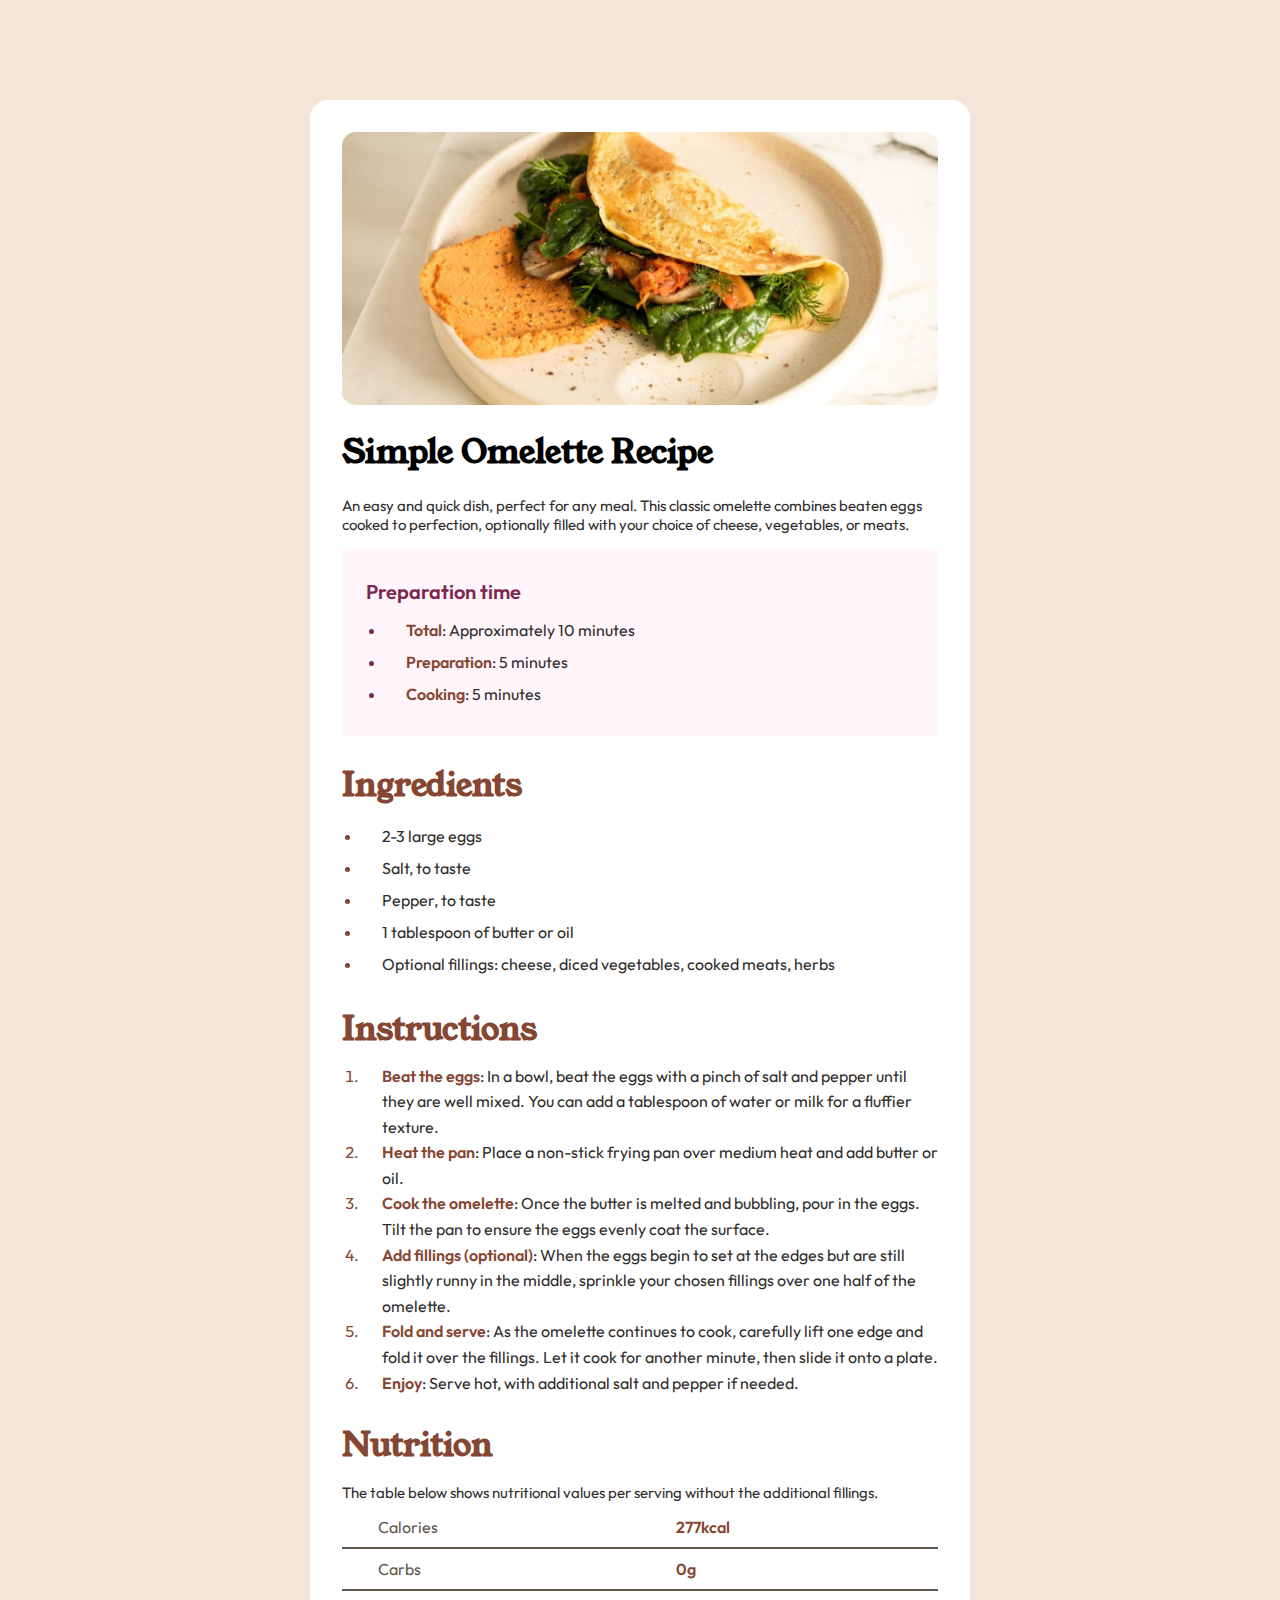
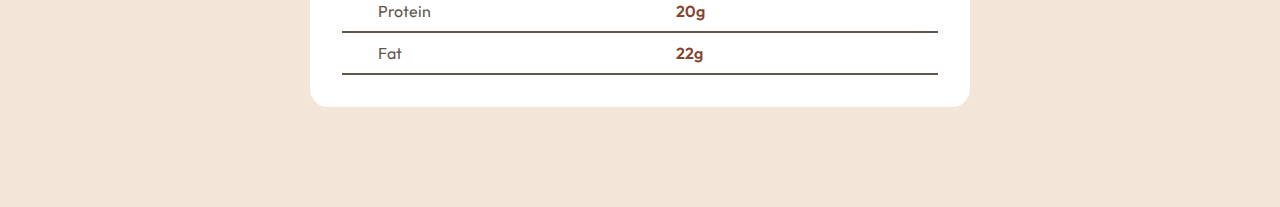
<file: 04-Recipe page/index.html>
<!DOCTYPE html>
<html lang="en">
  <head>
    <meta charset="UTF-8" />
    <meta name="viewport" content="width=device-width, initial-scale=1.0" />
    <!-- displays site properly based on user's device -->

    <link
      rel="icon"
      type="image/png"
      sizes="32x32"
      href="./assets/images/favicon-32x32.png"
    />
    <!-- Font Family -->
    <link rel="preconnect" href="https://fonts.googleapis.com" />
    <link rel="preconnect" href="https://fonts.gstatic.com" crossorigin />
    <link
      href="https://fonts.googleapis.com/css2?family=Outfit:wght@100..900&family=Young+Serif&display=swap"
      rel="stylesheet"
    />
    <!-- CSS -->
    <link rel="stylesheet" href="style.css" />

    <title>Frontend Mentor | Recipe page</title>

    <!-- Feel free to remove these styles or customise in your own stylesheet 👍 -->
    <style>
      .attribution {
        font-size: 11px;
        text-align: center;
      }
      .attribution a {
        color: hsl(228, 45%, 44%);
      }
    </style>
  </head>
  <body>
    <main>
      <div class="container">
        <img
          class="omelette_img"
          src="assets/images/image-omelette.jpeg"
          alt="image-omelette"
        />
        <h1>Simple Omelette Recipe</h1>
        <p>
          An easy and quick dish, perfect for any meal. This classic omelette
          combines beaten eggs cooked to perfection, optionally filled with your
          choice of cheese, vegetables, or meats.
        </p>
        <div class="preparation-time">
          <h3>Preparation time</h3>
          <ul class="preparation-list">
            <li><b>Total</b>: Approximately 10 minutes</li>
            <li><b>Preparation</b>: 5 minutes</li>
            <li><b>Cooking</b>: 5 minutes</li>
          </ul>
        </div>
        <div class="ingredients">
          <h2>Ingredients</h2>
          <ul class="ingredients-list">
            <li>2-3 large eggs</li>
            <li>Salt, to taste</li>
            <li>Pepper, to taste</li>
            <li>1 tablespoon of butter or oil</li>
            <li>
              Optional fillings: cheese, diced vegetables, cooked meats, herbs
            </li>
          </ul>
        </div>
        <div class="instructions">
          <h2>Instructions</h2>
          <ol class="instructions-list">
            <li>
              <b>Beat the eggs</b>: In a bowl, beat the eggs with a pinch of
              salt and pepper until they are well mixed. You can add a
              tablespoon of water or milk for a fluffier texture.
            </li>
            <li>
              <b>Heat the pan</b>: Place a non-stick frying pan over medium heat
              and add butter or oil.
            </li>
            <li>
              <b>Cook the omelette</b>: Once the butter is melted and bubbling,
              pour in the eggs. Tilt the pan to ensure the eggs evenly coat the
              surface.
            </li>
            <li>
              <b>Add fillings (optional)</b>: When the eggs begin to set at the
              edges but are still slightly runny in the middle, sprinkle your
              chosen fillings over one half of the omelette.
            </li>
            <li>
              <b>Fold and serve</b>: As the omelette continues to cook,
              carefully lift one edge and fold it over the fillings. Let it cook
              for another minute, then slide it onto a plate.
            </li>
            <li>
              <b>Enjoy</b>: Serve hot, with additional salt and pepper if
              needed.
            </li>
          </ol>
        </div>
        <div class="nutrition">
          <h2>Nutrition</h2>
          <p>
            The table below shows nutritional values per serving without the
            additional fillings.
          </p>
          <div class="nutrition-list">
            <div class="list">Calories</div>
            <div class="list nutritional-values"><b>277kcal</b></div>
            <!-- <span class="line"></span> -->
            <div class="list">Carbs</div>
            <div class="list nutritional-values"><b>0g</b></div>
            <div class="list">Protein</div>
            <div class="list nutritional-values"><b>20g</b></div>
            <div class="list">Fat</div>
            <div class="list nutritional-values"><b>22g</b></div>
          </div>
        </div>
      </div>
    </main>

    <!-- 

  

  Calories
  277kcal

  Carbs
  0g

  Protein
  20g

  Fat
  22g
  
  <div class="attribution">
    Challenge by <a href="https://www.frontendmentor.io?ref=challenge" target="_blank">Frontend Mentor</a>. 
    Coded by <a href="#">Your Name Here</a>.
  </div>
   -->
  </body>
</html>
</file>
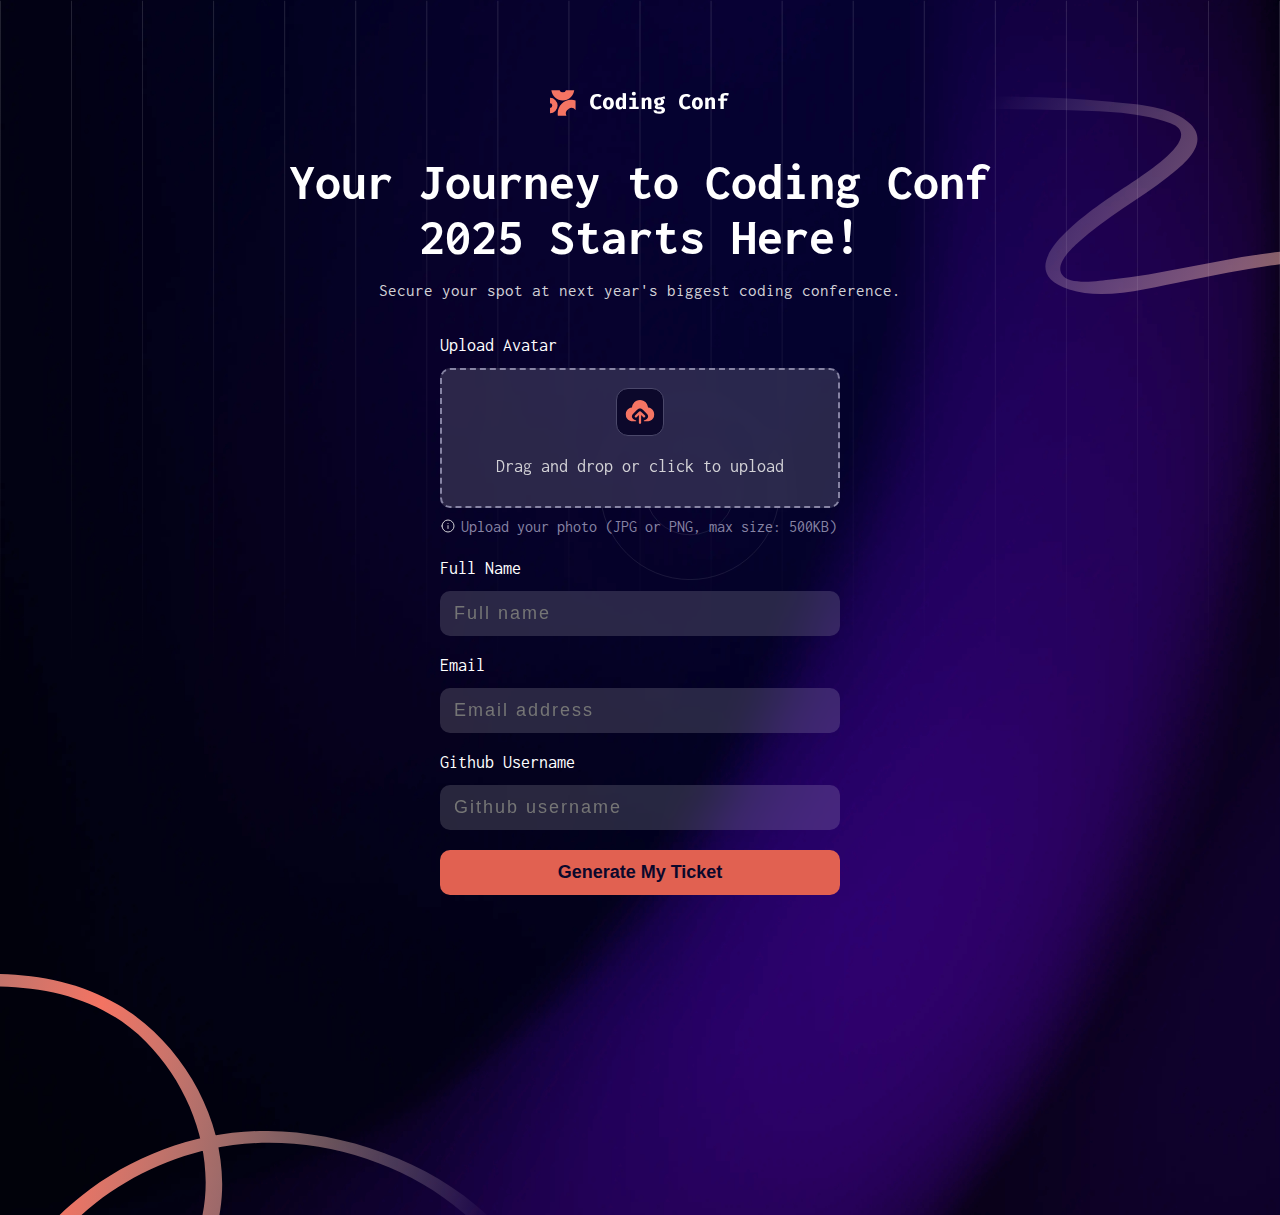
<file: 05-conference-ticket-generator/index.html>
<!DOCTYPE html>
<html lang="en">
  <head>
    <meta charset="UTF-8" />
    <meta name="viewport" content="width=device-width, initial-scale=1.0" />
    <!-- displays site properly based on user's device -->

    <link
      rel="icon"
      type="image/png"
      sizes="32x32"
      href="./assets/images/favicon-32x32.png"
    />
    <!-- Font Family -->
    <link rel="preconnect" href="https://fonts.googleapis.com" />
    <link rel="preconnect" href="https://fonts.gstatic.com" crossorigin />
    <link
      href="https://fonts.googleapis.com/css2?family=Inconsolata:wght@200..900&display=swap"
      rel="stylesheet"
    />
    <!-- CSS File -->
    <link rel="stylesheet" href="style.css" />
    <script src="script.js" defer></script>

    <title>Frontend Mentor | Conference ticket generator</title>

    <!-- Feel free to remove these styles or customise in your own stylesheet 👍 -->
    <style>
      .attribution {
        font-size: 11px;
        text-align: center;
      }
      .attribution a {
        color: hsl(228, 45%, 44%);
      }
    </style>
  </head>
  <body>
    <main>
      <img
        class="main-background bg-img"
        src="assets/images/background-desktop.png"
        alt="main-background"
      />
      <img
        class="pattern-squiggly-line-top bg-img"
        src="assets/images/pattern-squiggly-line-top.svg"
        alt=""
      />
      <img
        class="pattern-lines bg-img"
        src="assets/images/pattern-lines.svg"
        alt=""
      />
      <img
        class="pattern-circle bg-img"
        src="assets/images/pattern-circle.svg"
        alt=""
      />
      <img
        class="pattern-squiggly-line-bottom-desktop bg-img"
        src="assets/images/pattern-squiggly-line-bottom-desktop.svg"
        alt=""
      />

      <div class="main-container">
        <div class="container">
          <div class="heading">
            <img src="assets/images/logo-full.svg" alt="" />
            <div class="first">
              <h1>Your Journey to Coding Conf<br />2025 Starts Here!</h1>
              <p>Secure your spot at next year's biggest coding conference.</p>
            </div>
            <div class="second">
              <h1 class="ticket-heading">
                Congrats, <span class="user">Saitama</span>! <br />Your ticket
                is ready.
              </h1>
              <p class="ticket-update">
                We've emailed your ticket to<br /><span class="email"
                  >ayankaladiya@gmail.com</span
                >
                and will send updates in<br />the run up to the event.
              </p>
            </div>
          </div>
        </div>

        <div class="form-container">
          <span class="upload">Upload Avatar</span>

          <div class="form-container-2">
            <div class="upload-area">
              <label for="input-file" class="drop-area">
                <input type="file" accept="image/*" id="input-file" hidden />
                <div class="img-view upload_border">
                  <img
                    class="main-img view-img"
                    src="assets/images/icon-upload.svg"
                  />
                  <p>Drag and drop or click to upload</p>
                  <div class="img-btn">
                    <button class="remove-btn">Remove Image</button>
                    <label for="input-file" class="change-btn"
                      >Change Image</label
                    >
                  </div>
                </div>
              </label>
            </div>

            <form method="get" class="user-form input-error">
              <div class="info">
                <img src="assets/images/icon-info.svg" alt="" />
                <span>Upload your photo (JPG or PNG, max size: 500KB)</span>
              </div>

              <div class="form-data data_1">
                <label for="username">Full Name</label>
                <input
                  id="username"
                  type="text"
                  class="form-control"
                  placeholder="Full name"
                  autocomplete="off"
                  required
                />
              </div>
              <div class="error err" id="usernameError">
                <img src="assets/images/icon-info.svg" alt="info" />
                <span>Please enter name</span>
              </div>
              <div class="form-data data_2">
                <label for="email">Email</label>
                <input
                  id="email"
                  type="email"
                  class="form-control"
                  placeholder="Email address"
                  autocomplete="off"
                  required
                />
              </div>
              <div class="error err" id="emailError">
                <img src="assets/images/icon-info.svg" alt="info" />
                <span>Please enter valid email address.</span>
              </div>
              <div class="form-data data_3">
                <label for="githubUsername">Github Username</label>
                <input
                  id="githubUsername"
                  type="text"
                  class="form-control"
                  placeholder="Github username"
                  autocomplete="off"
                  required
                />
              </div>
              <div class="error err" id="githubusernameError">
                <img src="assets/images/icon-info.svg" alt="info" />
                <span>Please enter github username.</span>
              </div>
              <button class="formSubmit">Generate My Ticket</button>
            </form>
          </div>
        </div>
        <div class="ticket-container">
          <img src="assets/images/pattern-ticket.svg" alt="" />
          <div class="ticket-info coding-conf">
            <div class="ticker_coding-conf">
              <img src="assets/images/logo-mark.svg" alt="" />
              <div class="c_conf">
                <h2>Coding Conf</h2>
              </div>
            </div>
            <p>Jan 31, 2025 / Austin, Tx</p>
          </div>
          <div class="ticket-info user-details">
            <img
              class="user_image"
              src="assets/images/image-avatar.jpg"
              alt=""
            />
            <div class="user_name">
              <p class="name">Saitama</p>
              <div class="gitHub_username">
                <img src="assets/images/icon-github.svg" alt="" />
                <p class="github_id">Saitama</p>
              </div>
            </div>
          </div>
          <div class="numbers">#01609</div>
        </div>
      </div>
    </main>
  </body>
</html>
</file>
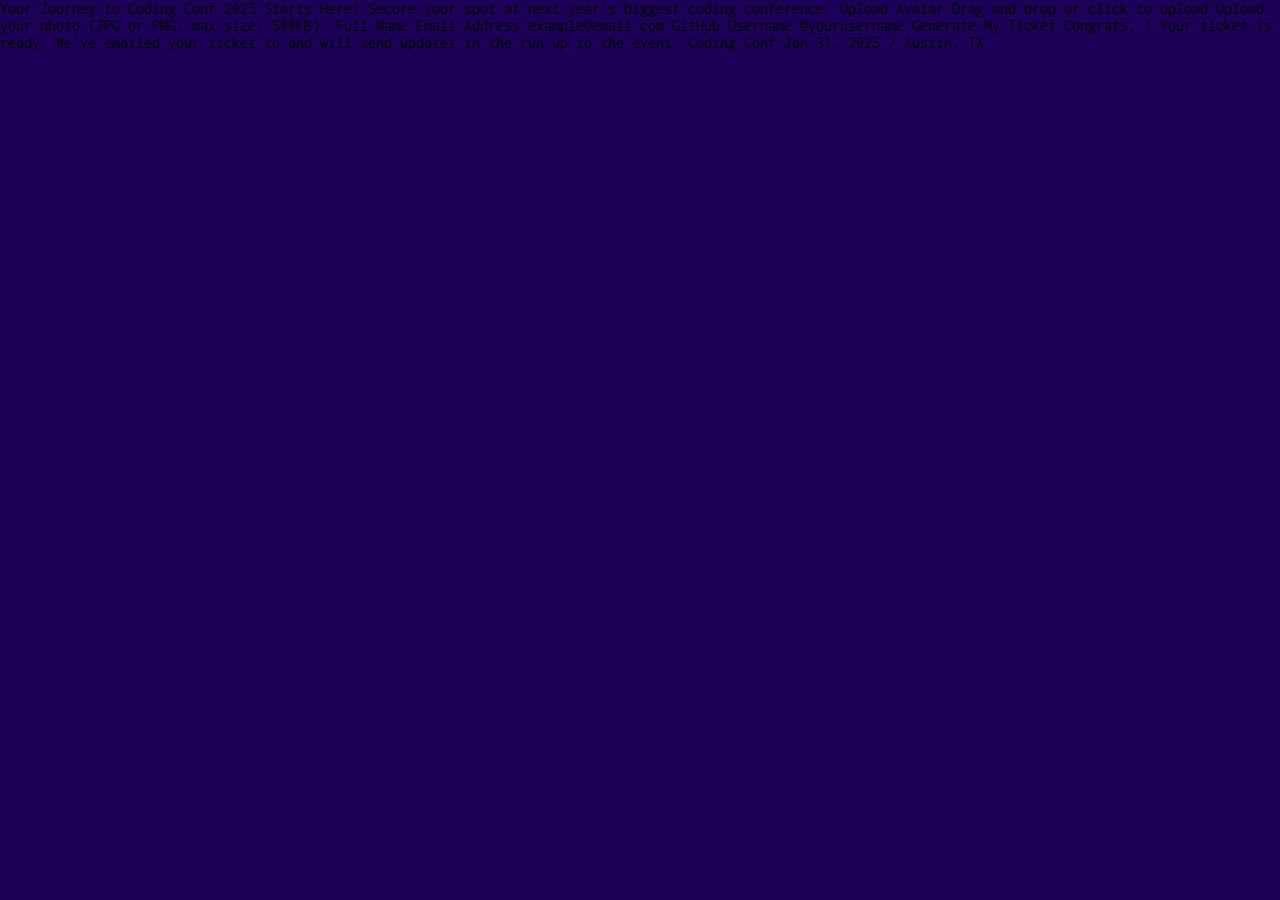
<file: 05-conference-ticket-generator/index1.html>
<!DOCTYPE html>
<html lang="en">
  <head>
    <meta charset="UTF-8" />
    <meta name="viewport" content="width=device-width, initial-scale=1.0" />
    <!-- displays site properly based on user's device -->

    <link
      rel="icon"
      type="image/png"
      sizes="32x32"
      href="./assets/images/favicon-32x32.png"
    />
    <!-- Font Family -->
    <link rel="preconnect" href="https://fonts.googleapis.com" />
    <link rel="preconnect" href="https://fonts.gstatic.com" crossorigin />
    <link
      href="https://fonts.googleapis.com/css2?family=Inconsolata:wght@200..900&display=swap"
      rel="stylesheet"
    />
    <!-- CSS File -->
    <link rel="stylesheet" href="style.css" />

    <title>Frontend Mentor | Conference ticket generator</title>

    <!-- Feel free to remove these styles or customise in your own stylesheet 👍 -->
    <style>
      .attribution {
        font-size: 11px;
        text-align: center;
      }
      .attribution a {
        color: hsl(228, 45%, 44%);
      }
    </style>
  </head>
  <body>
    <!-- 
    <!-- Form starts -->

    Your Journey to Coding Conf 2025 Starts Here! Secure your spot at next
    year's biggest coding conference. Upload Avatar Drag and drop or click to
    upload Upload your photo (JPG or PNG, max size: 500KB). Full Name Email
    Address example@email.com GitHub Username @yourusername Generate My Ticket

    <!-- Form ends -->

    <!-- Generated tickets starts -->

    Congrats,
    <!-- Full Name -->! Your ticket is ready. We've emailed your ticket to
    <!-- Email Address -->
    and will send updates in the run up to the event. Coding Conf Jan 31, 2025 /
    Austin, TX

    <!-- Generated tickets ends -->
    <!-- 
    <div class="attribution">
      Challenge by
      <a href="https://www.frontendmentor.io?ref=challenge">Frontend Mentor</a>.
      Coded by <a href="#">Your Name Here</a>.
    </div>

    -->
  </body>
</html>
</file>
<file: 04-Recipe page/style.css>
* {
  box-sizing: border-box;
}

body {
  padding: 0;
  margin: 0;
  font-family: "Outfit", serif;
  background-color: hsl(29, 53%, 90%);
}

h2 {
  font-family: "Young Serif", serif;
  font-size: 2rem;
  font-weight: 600;
  margin-bottom: 0.75rem;
  color: hsl(14, 45%, 36%);
}

b {
  font-weight: 600;
  color: hsl(14, 45%, 36%);
}

li,
p {
  color: hsl(24, 5%, 18%);
}

li::marker {
  color: hsl(14, 45%, 36%);
}

main {
  display: flex;
  align-items: center;
  justify-content: center;
  margin-block: 6.25rem;

}

.container {
  width: 660px;
  background-color: hsl(0, 0%, 100%);
  border-radius: 1.125rem;
  padding: 2rem;
}

.omelette_img {
  width: 100%;
  border-radius: 0.875rem;
}

.container h1 {
  font-family: "Young Serif", serif;
  font-weight: 700;
}

.container p {
  font-size: 0.9375rem;
}

.preparation-time {
  background-color: hsl(330, 100%, 98%);
  padding: 0.625rem 1.5rem;
}

.preparation-time h3 {
  font-size: 1.25rem;
  font-weight: 600;
  color: hsl(332, 51%, 32%);
  margin-bottom: 0;
}

.preparation-list li::marker {
  color: hsl(332, 51%, 32%);
}

.preparation-list,
.ingredients-list,
.instructions-list {
  padding-left: 1.25rem;
  margin-top: 0.625rem;
}

.preparation-list li,
.ingredients-list li,
.instructions-list li {
  padding-left: 1.25rem;
  line-height: 2;
}

.instructions-list li {
  line-height: 1.6;
}

.nutrition-list {
  display: grid;
  grid-template-columns: 1fr 1fr;
  row-gap: 0.625rem;
}

.list {
  padding-left: 2.25rem;
  padding-bottom: 0.625rem;
  border-bottom: 2px solid hsl(30, 10%, 34%);
  color: hsl(30, 10%, 34%);
}

.nutritional-values {
  color: hsl(14, 45%, 36%);
  font-weight: 600;
}
</file>
<file: 05-conference-ticket-generator/style.css>
:root {
  --neutral-0: hsl(0, 0%, 100%);
  --neutral-300: hsl(252, 6%, 83%);
  --neutral-500: hsl(245, 15%, 58%);
  --neutral-700: hsl(245, 19%, 35%);
  --neutral-900: hsl(248, 70%, 10%);
  --orange-500: hsl(7, 88%, 67%);
  --orange-700: hsl(7, 71%, 60%);
}

* {
  box-sizing: border-box;
}

body {
  padding: 0;
  margin: 0;
  font-family: "Inconsolata", serif;
  background-color: #1D0158;
}

main {
  max-height: 100%;
}

.bg-img {
  position: absolute;
  z-index: -99;
}

.main-background {
  width: 100%;
  height: 135%;
}

.pattern-lines {
  width: 100%;
  height: 100%;
  left: 0%;
  top: 0%;
}

.pattern-squiggly-line-top {
  width: 440px;
  top: 10%;
  right: -0%;
}

.pattern-circle {
  width: 180px;
  right: 500px;
  top: 400px;
}

.pattern-squiggly-line-bottom-desktop {
  width: 40%;
  bottom: -35%;
}

.main-container {
  height: 100vh;
  position: relative;
  top: 10vh;
  display: flex;
  align-items: center;
  justify-content: center;
  flex-direction: column;
  color: var(--neutral-0);
}

.container {
  text-align: center;
}

.heading img {
  width: 180px;
}

.heading h1 {
  font-size: 52px;
  color: var(--neutral-0);
  margin-bottom: 12px;
}

.heading p {
  font-size: 17px;
  color: var(--neutral-300);
}

.form-container {
  max-width: 400px;
  height: 700px;
  margin-top: 20px;
}

.upload {
  margin-bottom: 14px;
  display: inline-block;
  font-size: 18px;
  color: var(--neutral-0);
}

.form-container-2 {
  display: flex;
  align-items: center;
  flex-direction: column;
}


.upload-area {
  height: 140px;
  width: 400px;
  color: rgba(255, 255, 255, 0.7);
  background: rgba(255, 255, 255, 0.15);
  backdrop-filter: blur(10px);
  display: flex;
  align-items: center;
  justify-content: center;
  flex-direction: column;
  border: 2px dashed hsl(245, 15%, 58%);
  border-radius: 10px;
  z-index: 99;
  outline: none;
}

.upload-area:focus,
.img-view:focus {
  outline: 2px solid hsl(245, 15%, 58%);
}

.img-view:hover,
.upload-area:hover {
  background-color: hsl(245, 19%, 35%);
  border: 2px dashed hsl(245, 15%, 58%);
  border-radius: 10px;
}

.img-view {
  height: 140px;
  width: 400px;
  text-align: center;
}

.upload_border {
  border: 2px dashed var(--orange-500);
  border-radius: 10px;
}

.view-img {
  /* display: none; */
  width: 48px;
  background-color: var(--neutral-900);
  padding: 5px;
  border: 1px solid var(--neutral-700);
  border-radius: 12px;
  margin-top: 20px;
  margin-bottom: 18px;
}

.img-view p {
  /* display: none; */
  margin: 0;
  font-size: 18px;
  color: var(--neutral-300);
}

.img-btn {
  display: none;
  position: relative;
  top: 30px;
  cursor: pointer;
}

.img-btn button {
  padding: 4px 6px;
  font-size: 14px;
  border: none;
  border-radius: 5px;
  color: rgba(255, 255, 255, 0.7);
  background: rgba(255, 255, 255, 0.15);
  cursor: pointer;
}

.change-btn {
  padding: 4px 6px;
  border: none;
  border-radius: 5px;
  font-size: 15px;
  color: rgba(255, 255, 255, 0.7);
  background: rgba(255, 255, 255, 0.15);
  cursor: pointer;
}

.user-img {
  /* display: flex; */
  flex-direction: column;
  position: relative;
  top: 20px;
  width: 50px;
  height: 55px;
  background-size: cover;
  background-repeat: no-repeat;
}

.info {
  display: flex;
  align-items: center;
  gap: 5px;
  margin-top: 10px;
  margin-bottom: 24px;
  color: var(--neutral-500);
}

.err {
  display: flex;
  align-items: center;
  gap: 5px;
  margin-top: 12px;
  margin-bottom: 14px;
  font-size: 14px;
}

.error {
  color: var(--orange-500);
  /* display: none; */
}

.error img {
  width: 20px;
  cursor: pointer;
}

.user-form label {
  display: block;
  font-size: 18px;
  margin-top: 20px;
  margin-bottom: 14px;
  width: 140px;
}

input {
  width: 400px;
  padding: 12px 14px;
  color: rgba(255, 255, 255, 0.7);
  background: rgba(255, 255, 255, 0.15);
  backdrop-filter: blur(10px);
  border: none;
  border-radius: 10px;
  outline: none;
  font-size: 18px;
  letter-spacing: 2px;
}

input:focus,
.formSubmit:focus {
  outline: 2px solid var(--neutral-500);
  outline-offset: 2px;
}

input:hover {
  background-color: var(--neutral-700);
}

.form-data .form-control {
  outline: 2px solid var(--orange-500);
}

.formSubmit:hover {
  background-color: var(--orange-500);
}

.formSubmit {
  z-index: 2;
  width: 100%;
  padding-block: 12px;
  margin-top: 5%;
  background-color: var(--orange-700);
  font-size: 18px;
  font-weight: 600;
  border: none;
  border-radius: 10px;
  color: var(--neutral-900);
  cursor: pointer;
}

.first,
.form-container {
  /* display: none; */
}

.second {
  display: none;
}

.second span {
  background-image: linear-gradient(to right, var(--orange-700), var(--neutral-0));
  color: transparent;
  background-clip: text;
}

.ticket-update {
  margin-top: 24px;
  margin-bottom: 50px;
}

.ticket-update span {
  color: var(--orange-700);
  line-height: 2;
}

.ticket-container {
  display: none;
}

.ticket-info {
  position: absolute;
}

.coding-conf {
  top: 54%;
}

.coding-conf img {
  width: 40px;
}

.ticker_coding-conf {
  display: flex;
  align-items: center;
  justify-content: center;
  gap: 16px;
  margin-left: 24px;
}

.c_conf h2 {
  font-size: 40px;
  font-weight: 900;
  margin: 0px;
}

.coding-conf p {
  font-size: 14px;
  margin-left: 28%;
  color: rgba(255, 255, 255, 0.7);

}

.user-details {
  display: flex;
  align-items: center;
  margin-left: 24px;
  bottom: 14%;
  gap: 20px;
}

.user-details img {
  width: 65px;
  height: 70px;
  border-radius: 10px;
}


.gitHub_username {
  display: flex;
  align-items: center;
}

.name {
  font-size: 26px;
  margin: 0;
}

.gitHub_username img {
  width: 24px;
  height: 24px;
}

.gitHub_username p {
  color: rgba(255, 255, 255, 0.7);
  backdrop-filter: blur(10px);
  margin: 8px;
}

.numbers {
  position: relative;
  transform-origin: 0 0;
  transform: rotate(90deg);
  right: -550px;
  top: -58%;
  font-size: 24px;
  color: var(--neutral-500);
}

.display_element {
  display: none;
}

@media (max-width: 768px) {
  .first h1 {
    font-size: 42px;
  }

  .ticket-container img {
    width: 540px;
  }

  .second h1 {
    font-size: 48px;
  }

  .second p {
    font-size: 15px;
  }

  .coding-conf img {
    width: 34px;
  }

  .coding-conf {
    top: 54%;
  }

  .c_conf h2 {
    font-size: 32px;
  }

  .coding-conf p {
    font-size: 12px;
  }

  .user-details img {
    width: 60px;
    height: 65px;
    border-radius: 8px;
  }

  .user-details {
    bottom: 17%;
    gap: 14px;
  }

  .gitHub_username img {
    width: 20px;
    height: 20px;
  }

  .numbers {
    right: -500px;
  }
}

@media (max-width: 600px) {
  .ticket-container img {
    width: 480px;
  }

  .second h1 {
    font-size: 40px;
  }

  .second p {
    font-size: 15px;
  }

  .coding-conf img {
    width: 34px;
  }

  .coding-conf {
    top: 54%;
  }

  .c_conf h2 {
    font-size: 32px;
  }

  .coding-conf p {
    font-size: 12px;
  }

  .user-details img {
    width: 50px;
    height: 55px;
    border-radius: 8px;
  }

  .user-details {
    bottom: 20%;
    gap: 14px;
  }

  .gitHub_username img {
    width: 20px;
    height: 20px;
  }

  .numbers {
    right: -450px;
  }
}

@media (max-width: 576px) {
  .pattern-squiggly-line-bottom-desktop {
    bottom: -10%;
  }

  .main-background {
    height: 110vh;
  }

  .main-container {
    height: 97vh;
    top: 4vh;
  }

  .pattern-squiggly-line-top {
    width: 60%;
    top: 20%;
  }

  .first h1 {
    font-size: 32px;
  }

  .first p {
    font-size: 14px;
  }

  .img-btn {
    top: 20%;
  }

  /* .form-container */
  .upload-area,
  .img-view {
    width: 350px;
    height: 120px;
  }

  .img-view img {
    width: 40px;
    margin-bottom: 10px;
  }

  .img-view p {
    font-size: 15px;
  }

  .info {
    font-size: 14px;
  }

  input {
    width: 350px;
    font-size: 16px;
    letter-spacing: 1px;
  }
}

@media (max-width: 500px) {
  .pattern-squiggly-line-bottom-desktop {
    bottom: -5%;
  }

  .main-background {
    height: 105vh;
  }

  .main-container {
    height: 97vh;
    top: 4vh;
  }

  .first h1 {
    font-size: 28px;
  }

  .first p {
    font-size: 14px;
  }

  /* .form-container */
  .upload-area,
  .img-view {
    width: 300px;
    height: 100px;
  }

  .img-view img {
    width: 34px;
    margin-top: 15px;
    /* margin-bottom: 10px; */
  }

  .img-view p {
    font-size: 14px;
  }

  .info {
    font-size: 12px;
  }

  input {
    width: 300px;
    font-size: 14px;
  }

  /* This is ticket */


  .ticket-container img {
    width: 400px;
  }

  .second h1 {
    font-size: 38px;
  }

  .second p {
    font-size: 13px;
  }

  .coding-conf img {
    width: 30px;
  }

  .coding-conf {
    top: 56%;
  }


  .c_conf h2 {
    font-size: 26px;
  }

  .coding-conf p {
    font-size: 10px;
    margin-left: 32%;
  }

  .user-details img {
    width: 44px;
    height: 45px;
    border-radius: 8px;
  }

  .user-details {
    bottom: 21%;
    gap: 14px;
  }

  .gitHub_username img {
    width: 20px;
    height: 20px;
  }

  .numbers {
    right: -370px;
    font-size: 20px;
  }
}
</file>
